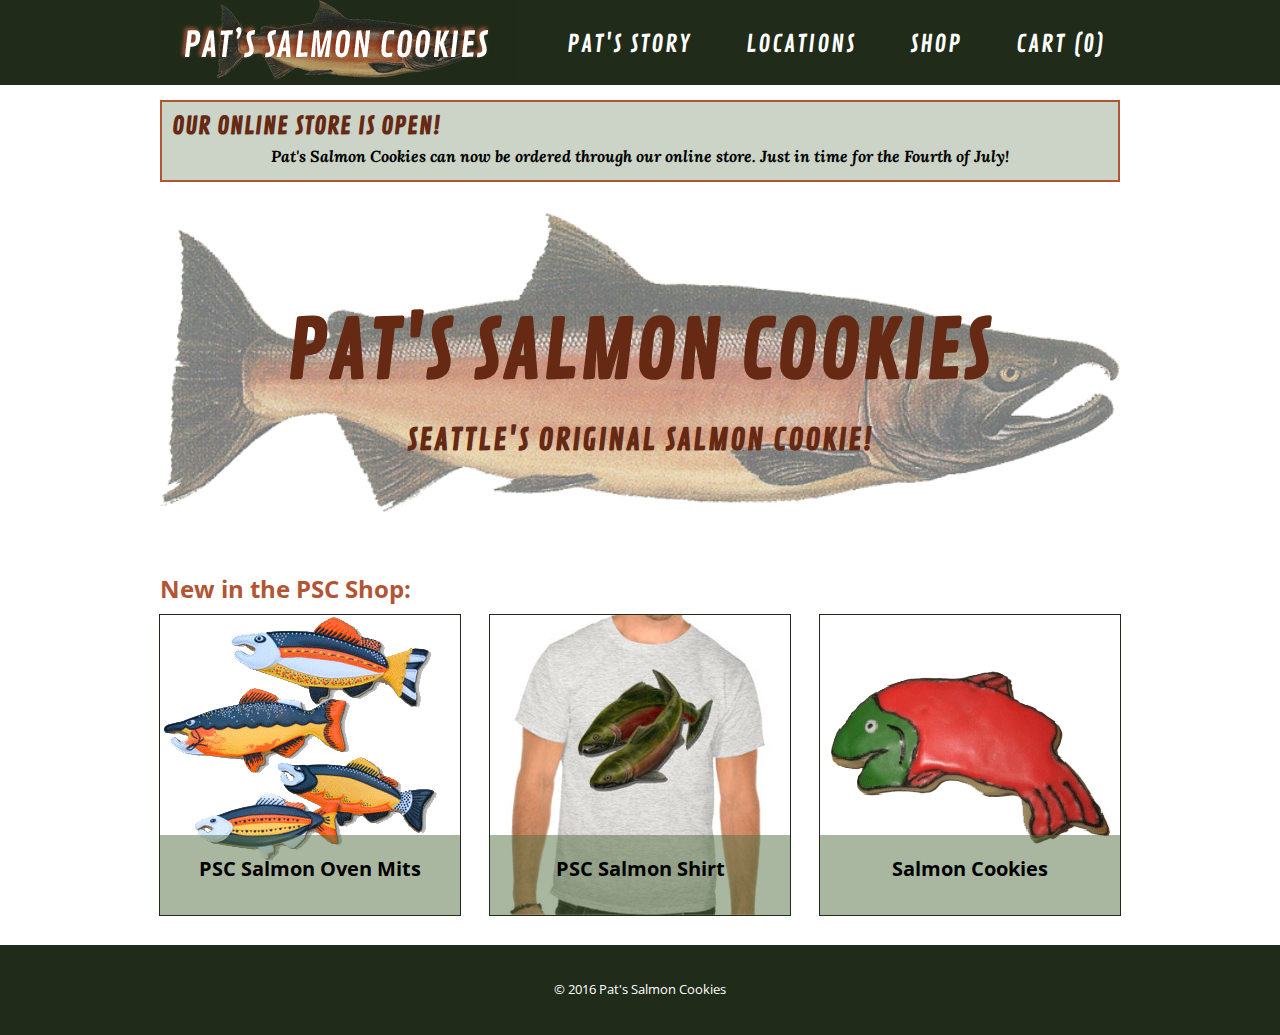
<file: index.html>
<!DOCTYPE html>
<html>
  <head>
    <title>Pat's Salmon Cookies</title>
    <link rel="stylesheet" href="css/reset.css" />
    <link href="https://fonts.googleapis.com/css?family=Contrail+One|Lora:400,400i,700|Open+Sans:400,700" rel="stylesheet">
    <link rel="stylesheet" href="css/style.css" />
  </head>
  <header>
    <div><img src="images/fishlogo.png">
      <ul>
        <li><a href="pages/about.html">Pat's Story</a></li>
        <li><a href="pages/locations.html">Locations</a></li>
        <li><a href="pages/shop.html">Shop</a></li>
        <li><a href="pages/shop.html">Cart (0)</a></li>
      <ul>
    </div>
  </header>
    <body>
      <main>
        <blockquote><span class="highlight">Our Online Store is Open!</span>  <p>Pat's Salmon Cookies can now be ordered through our online store. Just in time for the Fourth of July!</p></blockquote>
        <div class="banner">
          <h1 class="front_page">Pat's Salmon Cookies</h1>
          <h2 class="banner_subhead">Seattle's Original Salmon Cookie!</h2>
        </div>
        <h2><a href="shop.html">New in the PSC Shop:</a></h2>
        <ul>
          <li class="merch">
            <img src="images/fish-mits.png">
            <div class="merch_overlay">
              <h3>PSC Salmon Oven Mits</h3>
            </div>
          </li>
          <li class="merch">
            <img src="images/shirt.jpg">
            <div class="merch_overlay">
              <h3>PSC Salmon Shirt</h3>
            </div>
        </li>
          <li class="merch">
            <img src="images/cookie.png">
            <div class="merch_overlay">
              <h3>Salmon Cookies</h3>
            </div>
          </li>
        </ul>
      </main>
      <footer>
        <div>
          <p>&#169; 2016 Pat's Salmon Cookies</p>
        </div>
      </footer>
    </body>
    </html>
</file>
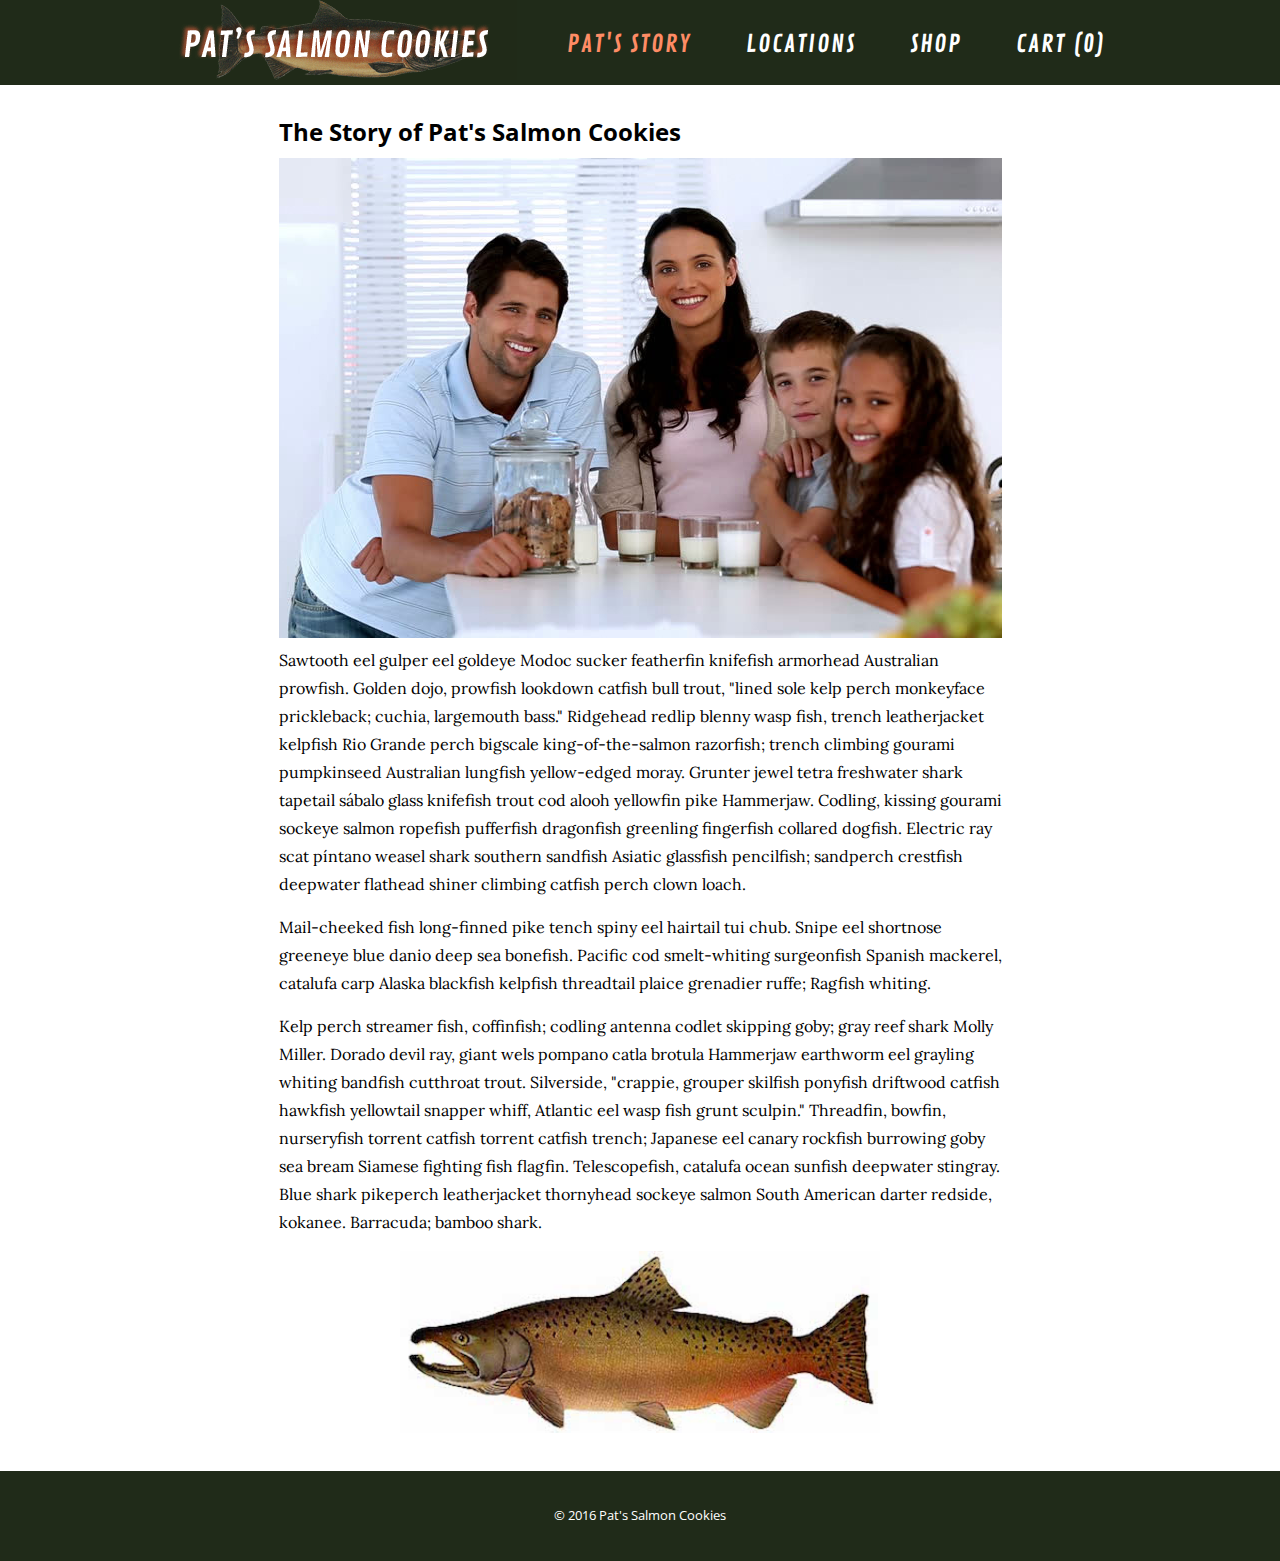
<file: pages/about.html>
<!DOCTYPE html>
<html>
  <head>
    <title>Pat's Salmon Cookies - Pat's Story</title>
    <link rel="stylesheet" href="../css/reset.css" />
    <link href="https://fonts.googleapis.com/css?family=Contrail+One|Lora:400,400i,700|Open+Sans:400,700" rel="stylesheet">
    <link rel="stylesheet" href="../css/style.css" />
  </head>
  <header>
    <div><a href="../index.html"><img src="../images/fishlogo.png"></a>
      <ul>
        <li class="current"><a href="about.html">Pat's Story</a></li>
        <li><a href="locations.html">Locations</a></li>
        <li><a href="shop.html">Shop</a></li>
        <li><a href="shop.html">Cart (0)</a></li>
      <ul>
    </div>
  </header>
  <body>
    <main>
      <div class="family_photo">
        <h2>The Story of Pat's Salmon Cookies</h2>
        <img src="../images/family_cropped.jpg">
        <p>
          Sawtooth eel gulper eel goldeye Modoc sucker featherfin knifefish armorhead Australian prowfish. Golden dojo, prowfish lookdown catfish bull trout, "lined sole kelp perch monkeyface prickleback; cuchia, largemouth bass." Ridgehead redlip blenny wasp fish, trench leatherjacket kelpfish Rio Grande perch bigscale king-of-the-salmon razorfish; trench climbing gourami pumpkinseed Australian lungfish yellow-edged moray. Grunter jewel tetra freshwater shark tapetail sábalo glass knifefish trout cod alooh yellowfin pike Hammerjaw. Codling, kissing gourami sockeye salmon ropefish pufferfish dragonfish greenling fingerfish collared dogfish. Electric ray scat píntano weasel shark southern sandfish Asiatic glassfish pencilfish; sandperch crestfish deepwater flathead shiner climbing catfish perch clown loach.
        </p>
        <p>
          Mail-cheeked fish long-finned pike tench spiny eel hairtail tui chub. Snipe eel shortnose greeneye blue danio deep sea bonefish. Pacific cod smelt-whiting surgeonfish Spanish mackerel, catalufa carp Alaska blackfish kelpfish threadtail plaice grenadier ruffe; Ragfish whiting.
        </p>
        <p>
          Kelp perch streamer fish, coffinfish; codling antenna codlet skipping goby; gray reef shark Molly Miller. Dorado devil ray, giant wels pompano catla brotula Hammerjaw earthworm eel grayling whiting bandfish cutthroat trout. Silverside, "crappie, grouper skilfish ponyfish driftwood catfish hawkfish yellowtail snapper whiff, Atlantic eel wasp fish grunt sculpin." Threadfin, bowfin, nurseryfish torrent catfish torrent catfish trench; Japanese eel canary rockfish burrowing goby sea bream Siamese fighting fish flagfin. Telescopefish, catalufa ocean sunfish deepwater stingray. Blue shark pikeperch leatherjacket thornyhead sockeye salmon South American darter redside, kokanee. Barracuda; bamboo shark.
        </p>
      </div>
      <img class="chinook" src="../images/chinook.jpg" />
    </main>
    <footer>
      <div>
        <p>&#169; 2016 Pat's Salmon Cookies</p>
      </div>
    </footer>
  </body>
</html>
</file>
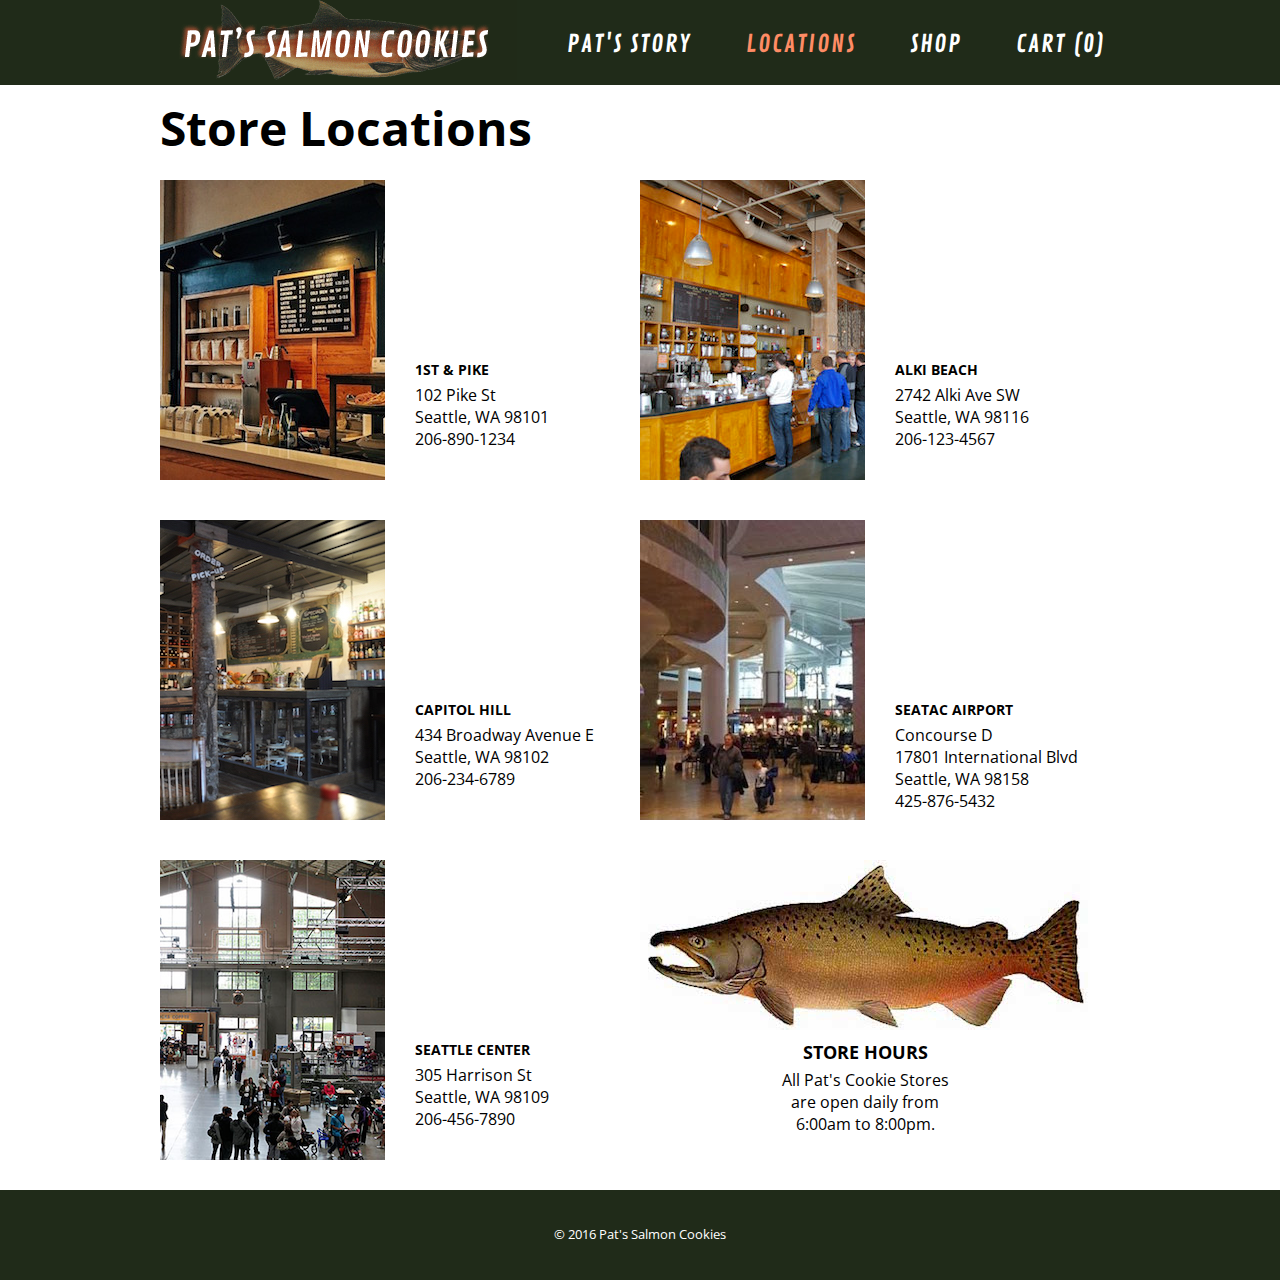
<file: pages/locations.html>
<!DOCTYPE html>
<html>
  <head>
    <title>Pat's Salmon Cookies - Store Locations</title>
    <link rel="stylesheet" href="../css/reset.css" />
    <link href="https://fonts.googleapis.com/css?family=Contrail+One|Lora:400,400i,700|Open+Sans:400,700" rel="stylesheet">
    <link rel="stylesheet" href="../css/style.css" />
  </head>
  <header>
    <div><a href="../index.html"><img src="../images/fishlogo.png"></a>
      <ul>
        <li><a href="about.html">Pat's Story</a></li>
        <li class="current"><a href="locations.html">Locations</a></li>
        <li><a href="shop.html">Shop</a></li>
        <li><a href="shop.html">Cart (0)</a></li>
      <ul>
    </div>
  </header>
  <body>
    <main>
      <h1>Store Locations</h1>
        <section id="locations">
          <ul>
            <li>
              <div>
                <img src="../images/firstandpike.jpg">
                <h5>1st &amp; Pike</h5>
                <p>102 Pike St</p>
                <p>Seattle, WA 98101</p>
                <p>206-890-1234</p>
              </div>
            </li>
            <li>
              <div>
                <img src="../images/alki.jpg">
                <h5>Alki Beach</h5>
                <p>2742 Alki Ave SW</p>
                <p>Seattle, WA 98116</p>
                <p>206-123-4567</p>
              </div>
            </li>
          </ul>
          <ul>
            <li>
              <div>
                <img src="../images/caphill.jpg">
                <h5>Capitol Hill</h5>
                <p>434 Broadway Avenue E</p>
                <p>Seattle, WA 98102</p>
                <p>206-234-6789</p>
              </div>
            </li>
            <li>
              <div>
                <img src="../images/seatac.jpg">
                <h5>Seatac Airport</h5>
                <p>Concourse D</p>
                <p>17801 International Blvd</p>
                <p>Seattle, WA 98158</p>
                <p>425-876-5432</p>
              </div>
            </li>
          </ul>
          <ul>
            <li>
              <div>
                <img src="../images/centerhouse.png">
                <h5>Seattle Center</h5>
                <p>305 Harrison St</p>
                <p>Seattle, WA 98109</p>
                <p>206-456-7890</p>
              </div>
            </li>
            <li>
              <div class="times">
                <img src="../images/chinook.jpg">
                <h5>Store Hours</h5>
                <p>All Pat's Cookie Stores</p>
                <p>are open daily from</p>
                <p>6:00am to 8:00pm.</p>
              </div>
            </li>
          </ul>
        </section>
      </main>
      <footer>
        <div>
          <p>&#169; 2016 Pat's Salmon Cookies</p>
        </div>
      </footer>
    </body>
  </html>
</file>
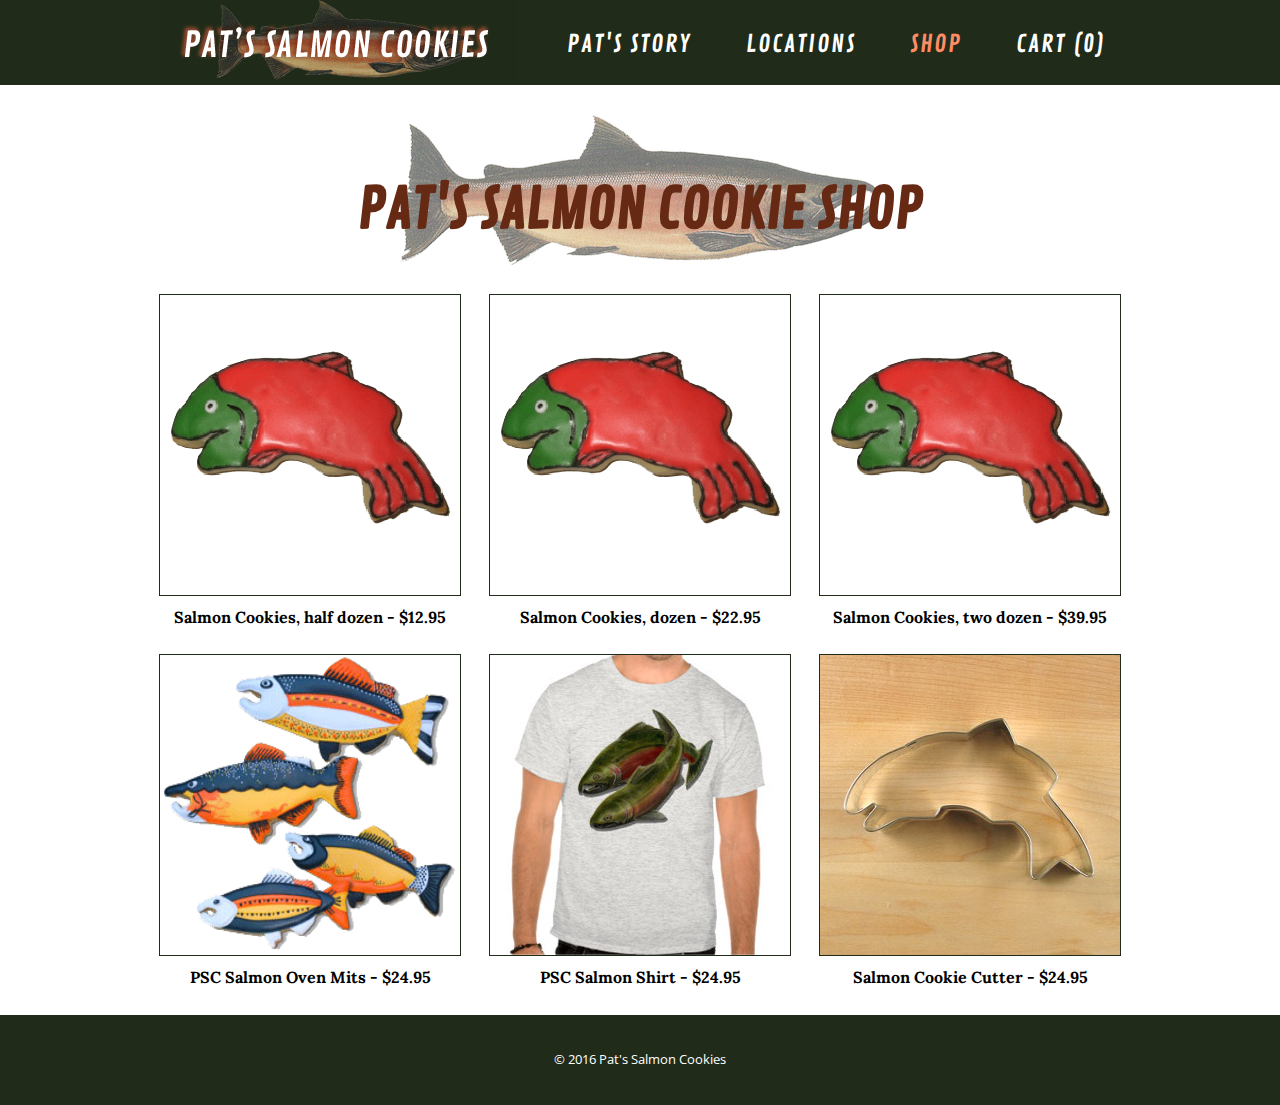
<file: pages/shop.html>
<!DOCTYPE html>
<html>
  <head>
    <title>Pat's Salmon Cookies - Online Store</title>
    <link rel="stylesheet" href="../css/reset.css" />
    <link href="https://fonts.googleapis.com/css?family=Contrail+One|Lora:400,400i,700|Open+Sans:400,700" rel="stylesheet">
    <link rel="stylesheet" href="../css/style.css" />
  </head>
  <body>
    <header>
      <div><a href="../index.html"><img src="../images/fishlogo.png"></a>
        <ul>
          <li><a href="about.html">Pat's Story</a></li>
          <li><a href="locations.html">Locations</a></li>
          <li class="current"><a href="shop.html">Shop</a></li>
          <li><a href="shop.html">Cart (0)</a></li>
        <ul>
      </div>
    </header>
    <main>
      <div class="shop_banner">
        <h1>Pat's Salmon Cookie Shop</h1>
      </div>
      <section id="shop">
        <ul>
          <li class="merch">
            <figure>
              <img src="../images/cookie.png">
              <figcaption>
                <span class="store_item">Salmon Cookies, half dozen</span> - $12.95
              </figcaption>
            </figure>
          </li>
          <li class="merch">
            <figure>
              <img src="../images/cookie.png">
              <figcaption>
                <span class="store_item">Salmon Cookies, dozen</span> - $22.95
              </figcaption>
            </figure>
          </li>
          <li class="merch">
            <figure>
              <img src="../images/cookie.png">
              <figcaption>
                <span class="store_item">Salmon Cookies, two dozen</span> - $39.95
              </figcaption>
            </figure>
          </li>
        </ul>
        <ul>
          <li class="merch">
            <figure>
              <img src="../images/fish-mits.png">
              <figcaption>
                <span class="store_item">PSC Salmon Oven Mits</span> - $24.95
              </figcaption>
            </figure>
          </li>
          <li class="merch">
            <figure>
              <img src="../images/shirt.jpg">
              <figcaption>
                <span class="store_item">PSC Salmon Shirt</span> - $24.95
              </figcaption>
            </figure>
          </li>
          <li class="merch">
            <figure>
              <img src="../images/cutter.jpeg">
              <figcaption>
                <span class="store_item">Salmon Cookie Cutter</span> - $24.95
              </figcaption>
            </figure>
          </li>
        </ul>
      </section>
    </main>
    <footer>
      <div>
        <p>&#169; 2016 Pat's Salmon Cookies</p>
      </div>
    </footer>
  </body>
</html>
</file>
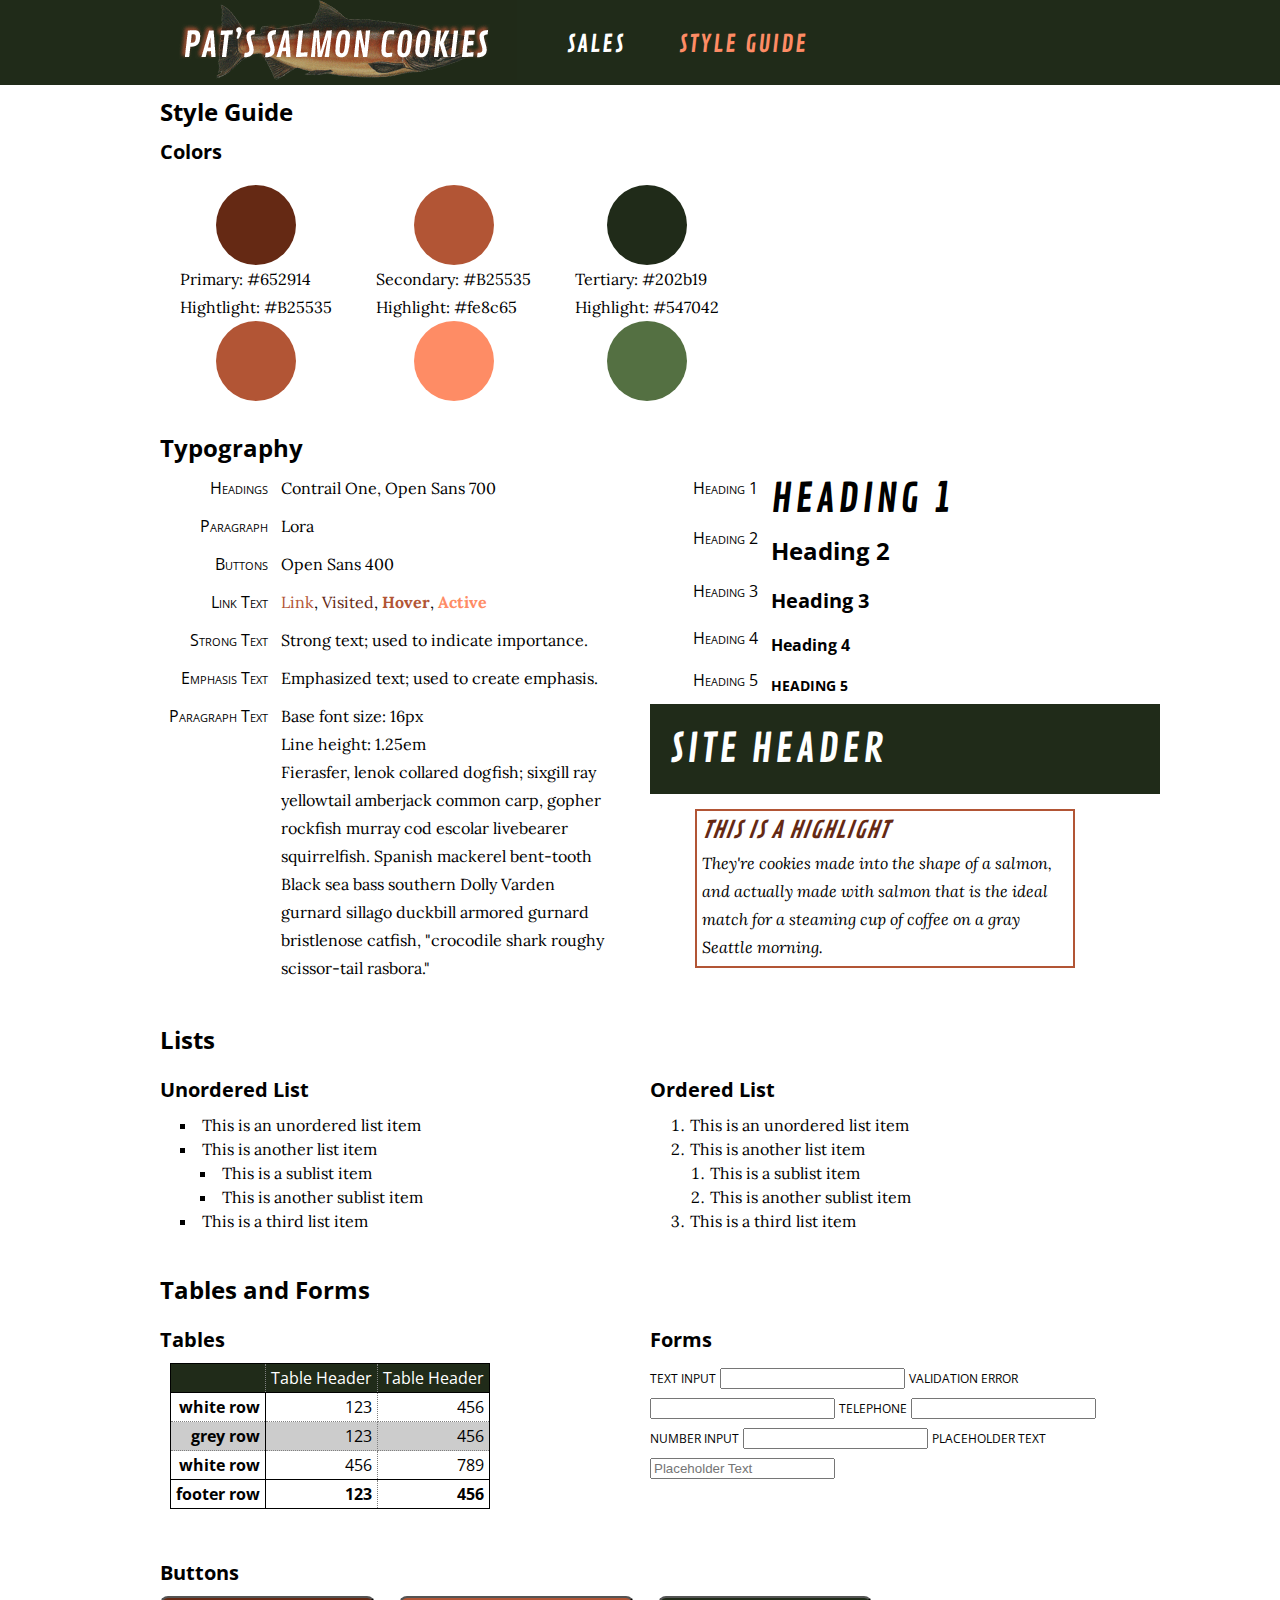
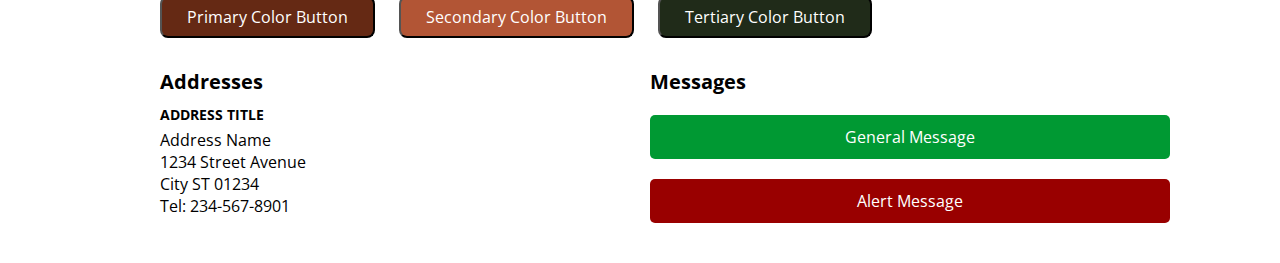
<file: private/guide.html>
<!DOCTYPE html>
<html>
  <head>
    <title>Pat's Salmon Cookies - Style Guide</title>
    <link rel="stylesheet" href="../css/reset.css" />
    <link href="https://fonts.googleapis.com/css?family=Contrail+One|Lora:400,400i,700|Open+Sans:400,700" rel="stylesheet">
    <link rel="stylesheet" href="../css/guide.css">
  </head>
  <body>
    <header>
      <div><a href="../index.html"><img src="../images/fishlogo.png"></a>
        <ul>
          <li><a href="sales.html">Sales</a></li>
          <li class="current"><a href="guide.html">Style Guide</a></li>
        <ul>
      </div>
    </header>
    <main>
      <section id="colors">
        <h2>Style Guide</h2>
        <h3>Colors</h3>
        <ul>
          <li>
            <div class="dark_tc"></div>
            <p>Primary: #652914</p>
            <p>Hightlight: #B25535</p>
            <div class="tc"></div></li>
          <li>
            <div class="tc"></div>
            <p>Secondary: #B25535</p>
            <p>Highlight: #fe8c65</p>
            <div class="light_tc"></div>
          </li>
          <li>
            <div class="dark_green"></div>
            <p>Tertiary: #202b19</p>
            <p>Highlight: #547042</p>
            <div class="lt_green">
          </li>
        </ul>
      </section>
      <div class="clearfix"></div>
      <section id="typography">
      <h2>Typography</h2>
      <ul class="structural">
        <li>
          <dl>
            <dt>Headings</dt>
            <dd>Contrail One, Open Sans 700</dd>
            <dt>Paragraph</dt>
            <dd>Lora</dd>
            <dt>Buttons</dt>
            <dd>Open Sans 400</dd>
            <dt>Link Text</dt>
            <dd>
              <p><span class="link">Link</span>, <span class="visited">Visited</span>, <span class="hover">Hover</span>, <span class="active">Active</span></p>
            </dd>
            <dt>Strong Text</dt>
            <dd><strong>Strong text; used to indicate importance.</strong></dd>
            <dt>Emphasis Text</dt>
            <dd><em>Emphasized text; used to create emphasis.</em></dd>
            <dt>Paragraph Text</dt>
            <dd>
              <p>Base font size: 16px</p>
              <p>Line height: 1.25em</p>
              <p>Fierasfer, lenok collared dogfish; sixgill ray yellowtail amberjack common carp, gopher rockfish murray cod escolar livebearer squirrelfish. Spanish mackerel bent-tooth Black sea bass southern Dolly Varden gurnard sillago duckbill armored gurnard bristlenose catfish, "crocodile shark roughy scissor-tail rasbora."</p>
            </dd>
          </dl>
        </li>
        <li>
          <dl>
            <dt>Heading 1</dt>
            <dd><h1>Heading 1<h1></dd>
            <dt>Heading 2</dt>
            <dd><h2>Heading 2<h2></dd>
            <dt>Heading 3</dt>
            <dd><h3>Heading 3<h3></dd>
            <dt>Heading 4</dt>
            <dd><h4>Heading 4<h4></dd>
            <dt>Heading 5</dt>
            <dd><h5>Heading 5</h5></dd>
          </dl>
          <div class="clearfix"></div>
          <h1 class="header">Site Header</h1>
          <blockquote><span class="highlight">This is a highlight</span>They're cookies made into the shape of a salmon, and actually made with salmon that is the ideal match for a steaming cup of coffee on a gray Seattle morning.</blockquote>
        </li>
      </ul>
    </section>
    <div class="clearfix"></div>
    <section id="lists">
      <h2>Lists</h2>
      <ul class="structural">
        <li>
          <h3>Unordered List</h3>
          <ul class="default">
            <li>This is an unordered list item</li>
            <li>This is another list item
              <ul>
                <li>This is a sublist item</li>
                <li>This is another sublist item</li>
              </ul>
            </li>
            <li>This is a third list item</li>
          </ul>
        </li>
        <li>
          <h3>Ordered List</h3>
          <ol class="default">
            <li>This is an unordered list item</li>
            <li>This is another list item
              <ol>
                <li>This is a sublist item</li>
                <li>This is another sublist item</li>
              </ol>
            </li>
            <li>This is a third list item</li>
          </ol>
        </li>
      </ul>
    </section>
    <div class="clearfix"></div>
    <section id="tables_and_forms">
      <h2>Tables and Forms</h2>
      <ul class="structural">
        <li>
          <h3>Tables</h3>
            <table>
              <tr>
                <th></th>
                <th>Table Header</th>
                <th>Table Header</th>
              </tr>
              <tr>
                <td class="v_header">white row</td>
                <td>123</td>
                <td>456</td>
              </tr>
              <tr class="grey">
                <td class="v_header">grey row</td>
                <td>123</td>
                <td>456</td>
              </tr>
              <tr>
                <td class="v_header">white row</td>
                <td>456</td>
                <td>789</td>
              </tr>
              <tr class="footer">
                <td class="v_header">footer row</td>
                <td>123</td>
                <td>456</td>
              </tr>
            </table>
          </li>
          <li>
          <h3>Forms</h3>
          <form>
            <fieldset>
              <label for="text_input">Text Input</label>
              <input id="text_input" type="text" name="text_input">
              <label for="error">Validation Error</label>
              <input id="error" type="text" name="error">
              <label for="telephone">Telephone</label>
              <input id="telephone" type="tel" name="telephone">
              <label for="number_input">Number Input</label>
              <input id="number_input" type="number" name="number_input">
              <label for="placeholder">Placeholder Text</label>
              <input id="placeholder" type="text" name="placeholder" placeholder="Placeholder Text">
            </fieldset>
          </form>
        </li>
      </ul>
    </section>
    <div class="clearfix"></div>
    <section id="buttons">
      <h3>Buttons</h3>
      <ul>
        <li>
          <button class="primary">Primary Color Button</button>
        </li>
        <li>
          <button class="secondary">Secondary Color Button</button>
        </li>
        <li>
          <button class="call">Tertiary Color Button</button>
        </li>
      </ul>
    </section>
    <div class="clearfix"></div>
    <section id="addresses">
      <ul class="structural">
        <li>
          <h3>Addresses</h3>
          <h5>Address Title</h5>
          <p class="address">Address Name</p>
          <p class="address">1234 Street Avenue</p>
          <p class="address">City ST 01234</p>
          <p class="address">Tel: 234-567-8901</p>
        </li>
        <li>
          <h3>Messages</h3>
          <p class="msg green">General Message</p>
          <p class="msg alert">Alert Message</p>
        </li>
      </ul>
    </section>
  </body>
</html>
</file>
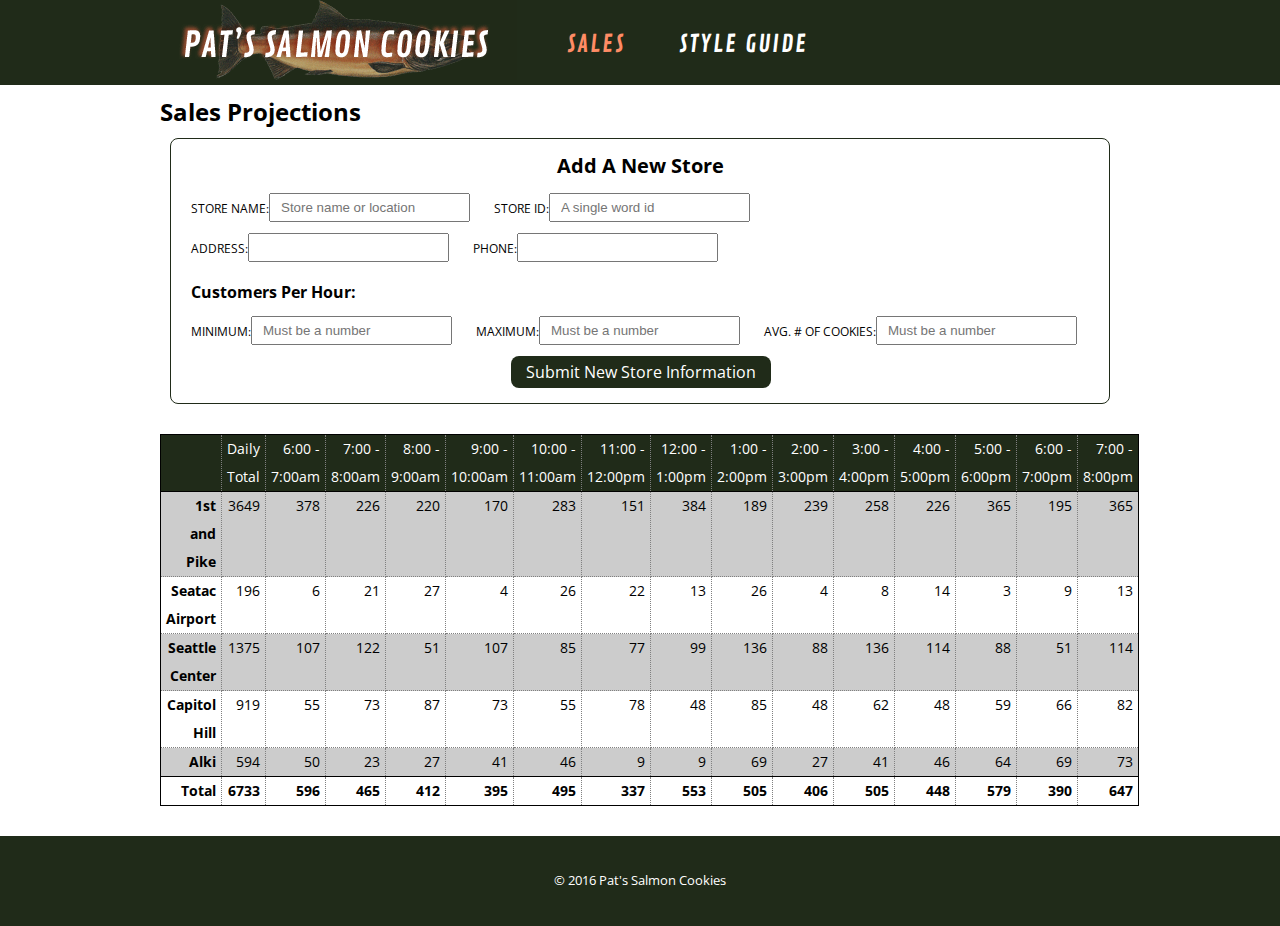
<file: private/sales.html>
<!DOCTYPE html>
<html>
<head>
  <title>Pat's Salmon Cookies</title>
  <link rel="stylesheet" href="../css/reset.css" />
  <link href="https://fonts.googleapis.com/css?family=Contrail+One|Lora:400,400i,700|Open+Sans:400,700" rel="stylesheet">
  <link rel="stylesheet" href="../css/style.css" />
</head>
<header>
  <div><a href="../index.html"><img src="../images/fishlogo.png"></a>
    <ul>
      <li class="current"><a href="sales.html">Sales</a></li>
      <li><a href="guide.html">Style Guide</a></li>
    <ul>
  </div>
</header>
  <main>
    <h2>Sales Projections</h2>
    <form id="new_store_form">
      <fieldset>
        <legend>Add A New Store</legend>
        <ul class="formlist">
          <li>
            <label for="storeName">Store Name:</label>
            <input id="storeName" type="text" name="storeName" placeholder="Store name or location" required="required">
          </li>
          <li>
            <label for="identifier">Store ID:</label>
            <input id="identifier" type="text" name="identifier" placeholder="A single word id" required="required">
          </li>
        </ul>
        <ul class="formlist">
          <li>
            <label for="storeAddress">Address:</label>
            <input id="storeAddress" type="text" name="storeAddress" required="required">
          </li>
          <li>
            <label for="storePhone">Phone:</label>
            <input id="storePhone" type="tel" name="storePhone" required="required">
          </li>
        </ul>
        <p>Customers Per Hour:</p>
        <ul class="formlist">
          <li>
            <label for="minCustsPerHour">Minimum:</label>
            <input id="minCustsPerHour" type="number" name="minCustsPerHour" placeholder="Must be a number" required="required">
          </li>
          <li>
            <label for="maxCustsPerHour">Maximum:</label>
            <input id="maxCustsPerHour" type="number" name="maxCustsPerHour" placeholder="Must be a number" required="required">
          </li>
          <li>
            <label for="avgCookiesPerCust">Avg. # of Cookies:</label>
            <input id="avgCookiesPerCust" type="number" name="avgCookiesPerCust" placeholder="Must be a number" required="required">
          </li>
        </ul>
      </fieldset>
      <div>
        <input type="submit" value="Submit New Store Information" class="new_store">
      </div>
    </form>
    <table id="sales" class="data"></table>
  </main>
  <footer>
    <div>
      <p>&#169; 2016 Pat's Salmon Cookies</p>
    </div>
  </footer>
  <script src="../js/app.js"></script>
</body>
</html>
</file>
<file: css/style.css>
/* BASE STYLES */

body {
  color: #000;
  font-family: "Lora", serif;
  font-size: 16px;
  line-height: 28px;
}

.clearfix {
  clear: both;
}

/* Header Styles */

header {
  background-color: #202b19;
  height: 85px;
}

header div {
  height: 80px;
  width: 960px;
  margin: 0 auto;
}

header div img {
  float: left;
}

header ul li {
  display: inline-block;
  margin-left: 50px;
  margin-top: 30px;
  color: #fff;
  font-family: "Contrail One", cursive;
  font-size: 1.5em;
  letter-spacing: 2px;
  text-transform: uppercase;
  justify-content: space-around;
}

header a:link {
  color: #fff;
  text-decoration: none;
}

header a:visited {
  color: #fff;
}

header a:hover {
  color: #f38c65;
  font-weight: bold;
}

header a:active {
  color: #fe8c65;
  font-weight: bold;
}

.current a:link {
  color: #fe8c65;
}

.current a:visited {
  color: #fe8c65;
}

/* Content Styles */

main {
  width: 960px;
  margin: 0 auto;
}

a:link {
  color: #b25535;
  text-decoration: none;
}

a:visited {
  color: #652914;
}

a:hover {
  color: #b25535;
  font-weight: bold;
}

a:active {
  color: #fe8c65;
  font-weight: bold;
}

.banner {
  height: 300px;
  width: 960px;
  margin: 30px auto 60px;
  background-image: url('../images/salmon-transparent.png');
  background-size: contain;
}

h1 {
  font-size: 3em;
}

h1, h2, h3, h4, h5 {
  font-family: "Open Sans", sans-serif;
  font-weight: bold;
  line-height: normal;
  margin: 10px 0;
}

h2 {
  font-size: 1.5em;
}

h3 {
  font-size: 1.25em;
}

h4 {
  font-size: 100%;
}

h5 {
  font-size: 90%;
  text-transform: uppercase;
  margin-bottom: 5px;
}

.front_page, .banner_subhead {
  color: #652914;
  font-family: "Contrail One", cursive;
  letter-spacing: 2px;
  text-transform: uppercase;
  text-align: center;
}

.front_page {
  font-size: 80px;
  padding: 90px 0 0;
}

.banner_subhead {
  font-size: 30px;
  padding: 10px 0;
}

blockquote {
  margin: 15px 0;
  padding: 10px;
  border: 2px solid #b25535;
  font-style: italic;
  font-weight: bold;
  background-color: rgba(84, 112, 66, 0.3);
}

.highlight {
  color: #652914;
  font-family: 'Contrail One', sans-serif;
  font-size: 1.5em;
  font-style: normal;
  letter-spacing: 1px;
  margin-bottom: 5px;
  text-transform: uppercase;
}

blockquote p {
  text-align: center;
  margin-bottom: 0;
}

main ul .merch {
  position: relative;
  float: left;
  height: 300px;
  width: 300px;
  margin-right: 30px;
  margin-bottom: 30px;
  outline: 1px solid #202b19;
}

main ul li:last-child {
  margin-right: 0px;
}

.merch_overlay {
  position: absolute;
  bottom: 0;
  height: 80px;
  width: 300px;
  background-color: rgba(84, 112, 66, 0.5);
}

main ul li div h3 {
  margin-top: 20px;
  text-align: center;
  /*color: #fff;*/
}

p {
  font-family: Lora, serif;
  font-size: 16px;
  line-height: 28px;
  margin-bottom: 15px;
}

/* About Page Styles */

.family_photo {
  width: 723px;
  margin: 30px auto 0;
}

.chinook {
  width: 480px;
  height: 182px;
  margin: 0px 240px 30px;
}

/* Shop Page Styles */

.shop_banner {
  width: 960px;
  height: 150px;
  margin: 30px 0;
  background-image: url('../images/salmon-small.png');
  background-repeat: no-repeat;
  background-position: center;
}

.shop_banner h1 {
  text-align: center;
  padding-top: 60px;
  color: #652914;
  font-family: "Contrail One", cursive;
  text-transform: uppercase;
  font-size: 3.5em;
}

#shop .merch {
  margin-bottom: 60px;
}

figure img {
  width: 300px;
  height: 300px;
}

figcaption {
  font-weight: bold;
  text-align: center;
}

/* Locations Page Styles */

#locations ul {
  clear: both;
}

#locations li {
  float: left;
  margin-right: 30px;
  margin-bottom: 30px;
}

#locations li:last-child {
  margin-right: 0px;
}

#locations div {
  width: 450px;
  height: 300px;
}

#locations div img {
  float: left;
  margin-right: 30px;
}

#locations div p {
  font-family: "Open Sans", sans-serif;
  line-height: 22px;
  margin-bottom: 0;
}

#locations div h5 {
  padding-top: 180px;
}

.times {
  text-align: center;
  font-size: 1.25em;
}

/* Sales Page Styles */
.formlist li {
  display: inline-block;
  margin-top: 5px;
  margin-bottom: 5px;
  padding-left: 20px;
  min-width: 235px;
  justify-content: space-around;
}

form {
  margin: 10px 10px 0;
  font-family: "Open Sans", sans-serif;
  border: 1px solid #202b19;
  border-radius: 8px;
}

fieldset {
  border: none;
  margin: 5px 0;
}

legend {
  font-size: 20px;
  font-weight: bold;
  text-align: center;
  padding: 8px 0;
}

label {
  font-size: 12px;
  text-transform: uppercase;
  width: 80px;
}

/* attribute selector...INCREDIBLY useful!*/
input[type="text"], input[type="number"], input[type="tel"] {
  padding: 5px 10px;
  float: right;
}

form p {
  margin: 10px 0 5px 20px;
  font-family: "Open Sans", sans-serif;
  font-weight: bold;
}

form div {
  width: 258px;
  margin: 0 auto;
}

input[type="submit"] {
  border: none;
  border-radius: 8px;
  color: #fff;
  font-family: "Open Sans", sans-serif;
  font-size: 16px;
  text-decoration: none;
  margin-bottom: 15px;
  padding: 5px 15px;
  transition: 750ms all;
  cursor: pointer;
  transition: 500ms all;
}

.new_store {
  background: #202b19;
}

.new_store:hover {
  background: #547042;
  cursor: pointer;
}

/* Table Styles */
table {
  border: 1px solid black;
  border-collapse: collapse;
  font-family: "Open Sans", sans-serif;
  font-size: 85%;
  margin: 30px 0;
  width: 960px;
}

td, th {
  border: 1px dotted grey;
  padding: 0px 5px;
  text-align: right;
}

th {
  background-color: #202b19;
  color: white;
  border-bottom: 1px solid #000;
}

.grey {
  background-color: #ccc;
}

.table_footer {
  border-top: 1px solid #000;
  font-weight: bold;
}

.v_header {
  font-weight: bold;
}


/* Footer Styles */
footer {
  clear: both;
  background-color: #202b19;
  height: 90px;
  width: 100%;
}

footer div {
  width: 960px;
  margin: 0 auto;
}

footer p {
  color: #fff;
  font-family: 'Open Sans', sans-serif;
  font-size: 0.8em;
  text-align: center;
  padding-top: 30px;
}
</file>
<file: css/guide.css>
/* BASE STYLES */

* {
/*   outline: 1px dashed blue; */
}

body {
  font-family: Lora, serif;
  font-size: 16px;
  line-height: 28px;
}

main {
  width: 960px;
  margin: 0 auto;
}

section {
  margin-bottom: 20px;
  width: 960px;
}

.clearfix {
  clear: both;
}

header {
  background-color: #202b19;
  height: 85px;
}

header div {
  height: 80px;
  width: 960px;
  margin: 0 auto;
}

header div img {
  float: left;
}

header ul li {
  display: inline-block;
  margin-left: 50px;
  margin-top: 30px;
  color: #fff;
  font-family: "Contrail One", cursive;
  font-size: 1.5em;
  letter-spacing: 2px;
  text-transform: uppercase;
  justify-content: space-around;
}

header a:link {
  color: #fff;
  text-decoration: none;
}

header a:visited {
  color: #fff;
}

header a:hover {
  color: #f38c65;
  font-weight: bold;
}

header a:active {
  color: #fe8c65;
  font-weight: bold;
}

.current a:link {
  color: #fe8c65;
}

.current a:visited {
  color: #fe8c65;
}

/* COLOR STYLES */
#colors li {
  display: inline-block;
  margin: 10px 20px;
}

#colors div {
  height: 80px;
  width: 80px;
  margin: 0 auto;
  border-radius: 100%;
}

.dark_tc {
  background-color: #652914;
}

.tc {
  background-color: #b25535;
}

.light_tc {
  background-color: #fe8c65;
}

.dark_green {
  background-color: #202b19;
}

.lt_green {
  background-color: #547042;
}

/* TYPOGRAPHICAL STYLES */

p {
  font-family: Lora, serif;
  font-size: 16px;
  line-height: 28px;
}

.em {
  font-family: 'Lora', serif;
  font-style: italic;
}

.strong {
  font-family: 'Lora', serif;
  font-weight: bold;
}

.link {
  color: #b25535;
}

.visited {
  color: #652914;
}

.hover {
  color: #b25535;
  font-weight: bold;
}

.active {
  color: #fe8c65;
  font-weight: bold;
}
/* Headings */

.header {
  font-family: 'Contrail One', cursive;
  font-variant: small-caps;
  letter-spacing: 3px;
  text-transform: uppercase;
  background-color: #202b19;
  color: #fff;
  padding: 20px;
  width: 100%;
}

h1 {
  font-family: 'Contrail One', cursive;
  font-size: 2.5em;
  font-variant: small-caps;
  letter-spacing: 3px;
  line-height: normal;
  text-transform: uppercase;
}

h2, h3, h4, h5 {
  font-family: "Open Sans", sans-serif;
  font-weight: bold;
  line-height: normal;
  margin: 10px 0;
}

h2 {
  font-size: 1.5em;
}

h3 {
  font-size: 1.25em;
}

h4 {
  font-size: 100%;
}

h5 {
  font-size: 90%;
  text-transform: uppercase;
  margin-bottom: 5px;
}

.highlight {
  display: block;
  color: #652914;
  font-family: 'Contrail One', sans-serif;
  font-size: 1.5em;
  letter-spacing: 1px;
  margin-bottom: 5px;
  text-transform: uppercase;
}

blockquote {
  margin: 15px 45px;
  padding: 5px;
  border: 2px solid #B25535;
  font-style: italic;
}

/* LIST STYLES */

.structural li {
  float: left;
  margin-right: 20px;
  margin-bottom: 30px;
  width: 470px;
  list-style-type: none;
}

.structural li:last-child {
  margin-right: 0px;
}

dl {
  float: left;
  clear: both;
  width: 100%;
}

dt {
  float: left;
  clear: both;
  text-align: right;
  font-family: "Open Sans", sans-serif;
  font-variant: small-caps;
  margin: 0 5px 10px;
  width: 22%;
}

dd {
  float: right;
  clear: none;
  width: 70%;
  padding-right: 20px;
}

.structural li ul li {
  display: list-item;
  line-height: 24px;
  list-style-position: inside;
  list-style-type: square;
  margin-bottom: 0px;
}

ul li ul li {
  display: list-item;
  line-height: 24px;
  list-style-position: inside;
  list-style-type: square;
  margin-left: 20px;
}


.structural li ol li {
  display: list-item;
  line-height: 24px;
  list-style-position: inside;
  list-style-type: decimal;
  margin: 0 20px;
}

ol li ol li {
  display: list-item;
  line-height: 24px;
  list-style-position: inside;
  list-style-type: decimal;
  margin: 0 20px;
}

/* TABLE STYLES */

table {
  border: 1px solid black;
  border-collapse: collapse;
  font-family: "Open Sans", sans-serif;
  margin: 10px;
}

td, th {
  border: 1px dotted grey;
  padding: 0px 5px;
  text-align: right;
}

th {
  background-color: #202b19;
  color: white;
  border-bottom: 1px solid #000;
}

.grey {
  background-color: #ccc;
}

.footer {
  border-top: 1px solid #000;
  font-weight: bold;
}

.v_header {
  font-weight: bold;
  border-right: 1px solid #000;
}

/* FORM STYLES */

form {
  font-family: "Open Sans", sans-serif;
}

label {
  font-size: 12px;
  text-transform: uppercase;
}

input:placeholder {
  text-transform: uppercase;
}

/* BUTTON CLASSES */

#buttons ul li {
  display: inline-block;
  margin-right: 20px;
}

button {
  border-radius: 8px;
  font-family: "Open Sans", sans-serif;
  color: #ffffff;
  font-size: 16px;
  padding: 8px 25px;
  text-decoration: none;
  transition: 500ms all;
}

.primary {
  background: #652914;
}

.primary:hover {
  background: #B25535;
  cursor: pointer;
}

.secondary {
  background: #B25535;
}

.secondary:hover {
  background: #fe8c65;
}

.call {
  background: #202b19;
}

.call:hover {
  background: #547042;
}

/* Addresses */
.address {
  font-family: "Open Sans", sans-serif;
  line-height: 22px;
}

/* Messages */
.msg {
  display: inline-block;
  font-family: "Open Sans", sans-serif;
  border-radius: 5px;
  color: #fff;
  margin: 10px 0;
  padding: 8px 25px;
  text-align: center;
  width: 100%;
}

.green {
  background-color: #093;
}

.alert {
  background-color: #900;
}
</file>
